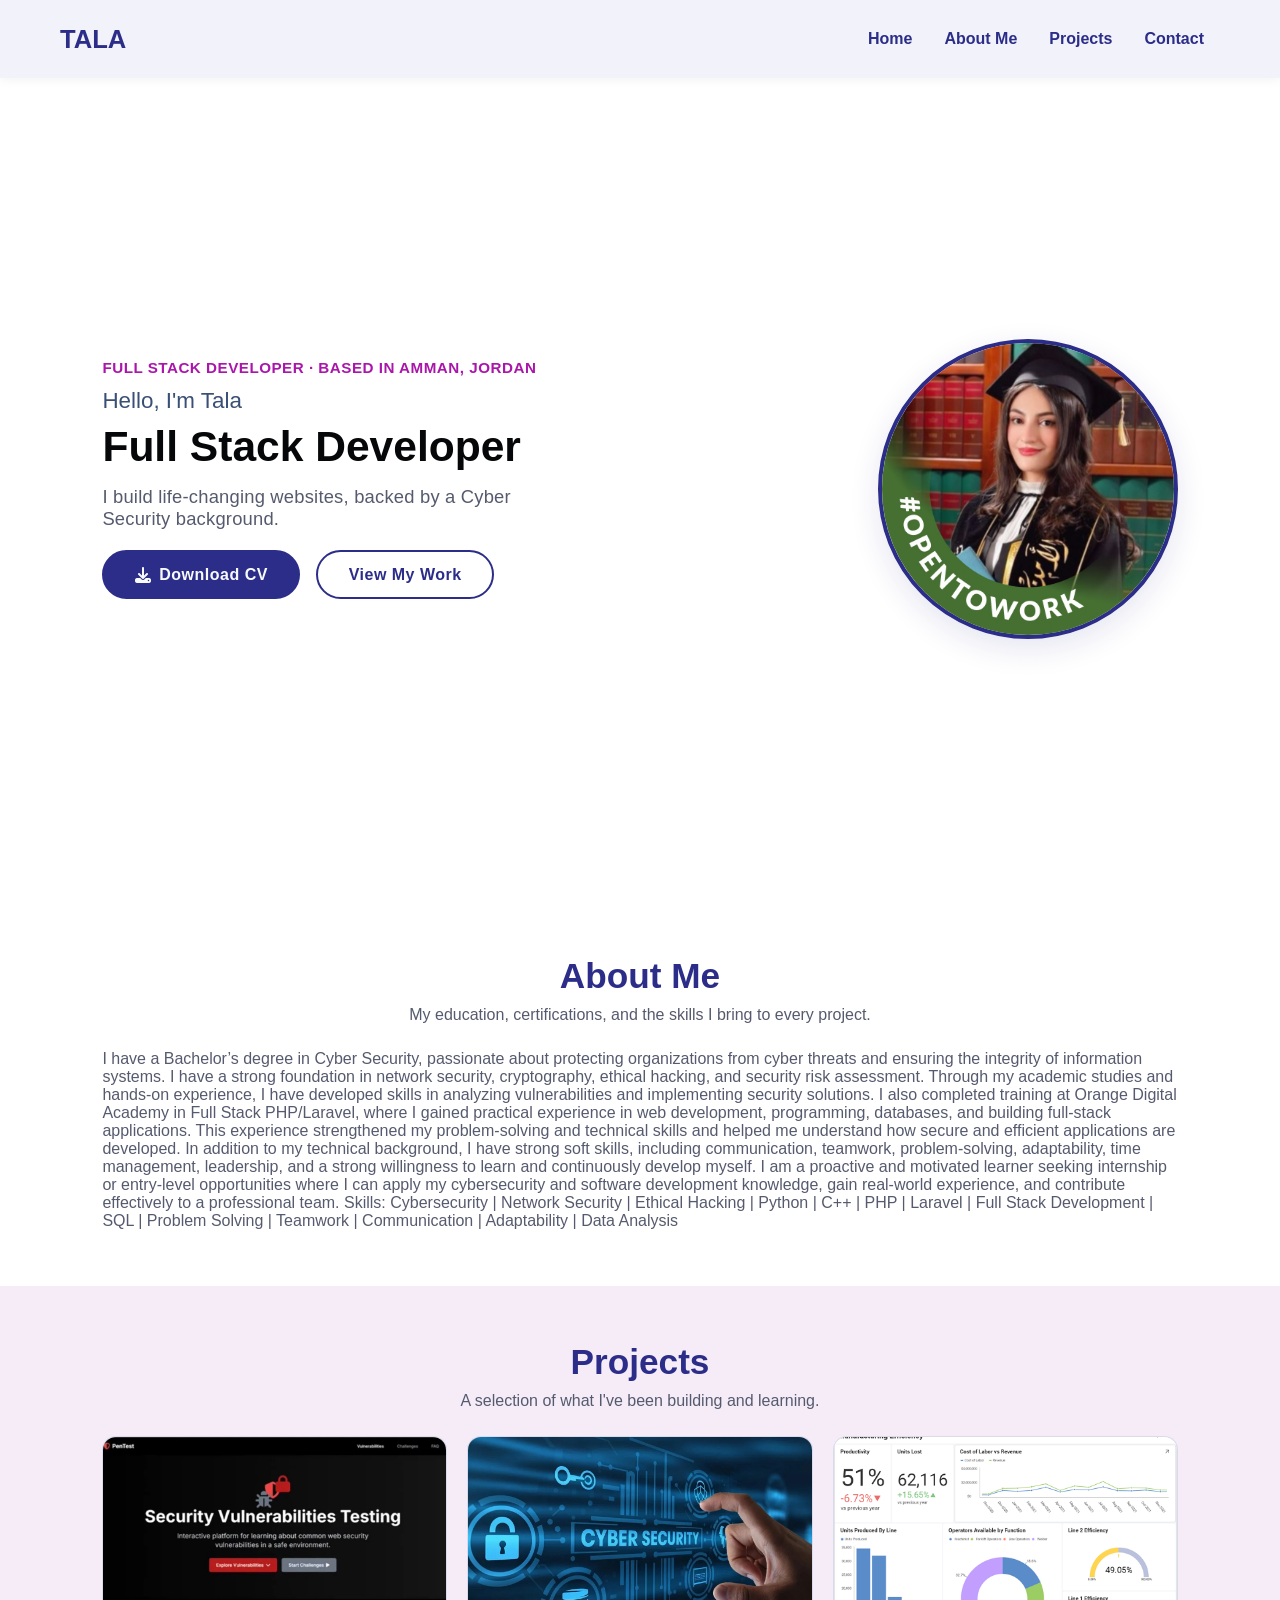
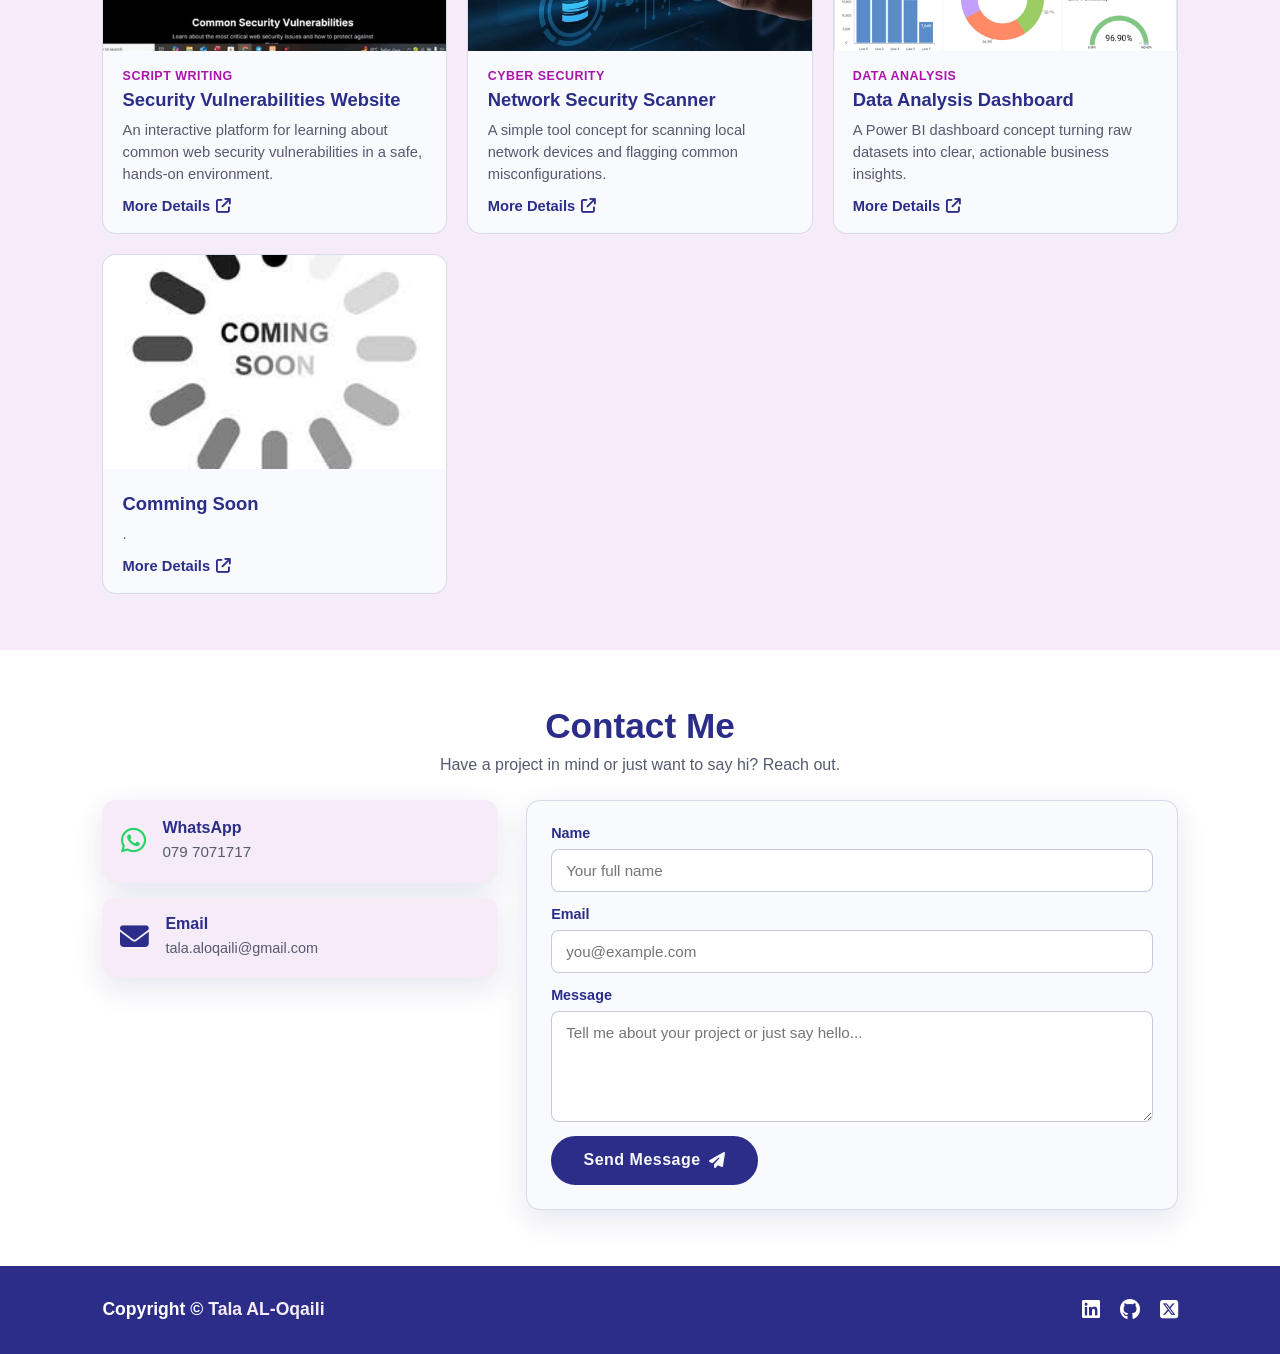
<file: project-local2/Protofilo/index.html>
<!DOCTYPE html>
<html lang="en">
<head>
    <meta charset="UTF-8">
    <meta name="viewport" content="width=device-width, initial-scale=1.0">
    <meta name="description" content="Tala Oqaili — Full Stack Developer & Cyber Security graduate. Portfolio, projects, and contact.">
    <link rel="stylesheet" href="https://cdnjs.cloudflare.com/ajax/libs/font-awesome/6.5.1/css/all.min.css">
    <title>Tala Oqaili - Fullstack Developer</title>
    <link rel="stylesheet" href="style.css">
</head>
<body>

    <!-- ===== Header / Nav ===== -->
    <header>
        <a href="#home" class="logo">Tala</a>

        <input type="checkbox" id="nav-toggle" class="nav-toggle">
        <label for="nav-toggle" class="nav-burger" aria-label="Open menu">
            <span></span><span></span><span></span>
        </label>

        <nav class="navigation">
            <a href="#home">Home</a>
            <a href="#about">About Me</a>
            <a href="#projects">Projects</a>
            <a href="#contact">Contact</a>
        </nav>
    </header>

    <main>
        <!-- ===== Hero ===== -->
        <section class="main" id="home">
            <div class="main-copy">
                <p class="eyebrow">Full Stack Developer &middot; Based in Amman, Jordan</p>
                <h2>Hello, I'm Tala <span>Full Stack Developer</span></h2>
                <h3>I build life-changing websites, backed by a Cyber Security background.</h3>

                <div class="hero-actions">
                    <a href="Tala_AlOqaily_CV_3.docx" class="btn" download>
                        <i class="fa-solid fa-download"></i> Download CV
                    </a>
                    <a href="#projects" class="btn btn-outline">
                        View My Work
                    </a>
                </div>

            </div>

            <div class="main-art">
                <div class="main-blob"></div>
                <img src="Talaphoto.jpg" alt="Tala Oqaili" class="profile-img">
            </div>
        </section>

        <!-- ===== About ===== -->
        <section class="cards" id="about">
            <h2 class="title">About Me</h2>

            <p class="subtitle">My education, certifications, and the skills I bring to every project.</p>
            
                    </div>                       
                        <p>I have a Bachelor’s degree in Cyber Security, passionate about protecting organizations from cyber threats and ensuring the integrity of information systems. I have a strong foundation in network security, cryptography, ethical hacking, and security risk assessment. Through my academic studies and hands-on experience, I have developed skills in analyzing vulnerabilities and implementing security solutions.
                      I also completed training at Orange Digital Academy in Full Stack PHP/Laravel, where I gained practical experience in web development, programming, databases, and building full-stack applications. This experience strengthened my problem-solving and technical skills and helped me understand how secure and efficient applications are developed.
                   In addition to my technical background, I have strong soft skills, including communication, teamwork, problem-solving, adaptability, time management, leadership, and a strong willingness to learn and continuously develop myself.
                  I am a proactive and motivated learner seeking internship or entry-level opportunities where I can apply my cybersecurity and software development knowledge, gain real-world experience, and contribute effectively to a professional team.
                Skills: Cybersecurity | Network Security | Ethical Hacking | Python | C++ | PHP | Laravel | Full Stack Development | SQL | Problem Solving | Teamwork | Communication | Adaptability | Data Analysis </p>
                    </div>
                </div>
            </div>
        </section>

        <!-- ===== Projects ===== -->
        <section id="projects" class="projects">
            <h2 class="title">Projects</h2>
            <p class="subtitle">A selection of what I've been building and learning.</p>

            <div class="project-grid">

                <article class="project-card">
                    <div class="project-image">
                        <img src="vulnirabilites.jpg" alt="Security Vulnerabilities Testing website screenshot">
                    </div>
                    <div class="project-info">
                        <p class="project-category">Script Writing</p>
                        <h3 class="project-title">Security Vulnerabilities Website</h3>
                        <p class="project-desc">An interactive platform for learning about common web
                            security vulnerabilities in a safe, hands-on environment.</p>
                        <a href="https://github.com/talaaloqaili-arch/Security-Vulnerabilites" target="_blank" rel="noopener noreferrer" class="more-details">
                            More Details <i class="fa-solid fa-arrow-up-right-from-square"></i>
                        </a>
                    </div>
                </article>

                <article class="project-card">
                    <div class="project-image">
                        <img src="Cybersecurity.webp" alt="Network security scanner project screenshot">
                    </div>
                    <div class="project-info">
                        <p class="project-category">Cyber Security</p>
                        <h3 class="project-title">Network Security Scanner</h3>
                        <p class="project-desc">A simple tool concept for scanning local network devices
                            and flagging common misconfigurations.</p>
                        <a href="#" target="_blank" rel="noopener noreferrer" class="more-details">
                            More Details <i class="fa-solid fa-arrow-up-right-from-square"></i>
                        </a>
                    </div>
                </article>

                <article class="project-card">
                    <div class="project-image">
                        <img src="data analysis.png" alt="Data analysis dashboard project screenshot">
                    </div>
                    <div class="project-info">
                        <p class="project-category">Data Analysis</p>
                        <h3 class="project-title">Data Analysis Dashboard</h3>
                        <p class="project-desc">A Power BI dashboard concept turning raw datasets into
                            clear, actionable business insights.</p>
                        <a href="#" target="_blank" rel="noopener noreferrer" class="more-details">
                            More Details <i class="fa-solid fa-arrow-up-right-from-square"></i>
                        </a>
                    </div>
                </article>

                <article class="project-card">
                    <div class="project-image">
                        <img src="projectvul.jpg" alt="Phishing awareness web app project screenshot">
                    </div>
                    <div class="project-info">
                        <p class="project-category"></p>
                        <h3 class="project-title">Comming Soon</h3>
                        <p class="project-desc">
                        .</p>
                        <a href="#" target="_blank" rel="noopener noreferrer" class="more-details">
                            More Details <i class="fa-solid fa-arrow-up-right-from-square"></i>
                        </a>
                    </div>
                </article>

            </div>
        </section>

        <!-- ===== Contact ===== -->
        <section class="contact-section" id="contact">
            <h2 class="title">Contact Me</h2>
            <p class="subtitle">Have a project in mind or just want to say hi? Reach out.</p>

            <div class="contact-wrap">
                <div class="contact-info">
                    <a href="https://wa.me/962797071717" target="_blank" rel="noopener noreferrer" class="card contact-card contact-card-link">
                        <div class="icon"><i class="fa-brands fa-whatsapp"></i></div>
                        <div class="info">
                            <h3>WhatsApp</h3>
                            <p>079 7071717</p>
                        </div>
                    </a>
                    <div class="card contact-card">
                        <div class="icon"><i class="fa-solid fa-envelope"></i></div>
                        <div class="info">
                            <h3>Email</h3>
                            <p><a href="mailto:tala.aloqaili@gmail.com" target="_blank" rel="noopener noreferrer">tala.aloqaili@gmail.com</a></p>
                        </div>
                    </div>
                </div>

                <form class="contact-form" action="mailto:tala.aloqaili@gmail.com" method="post" enctype="text/plain">
                    <div class="form-row">
                        <label for="name">Name</label>
                        <input type="text" id="name" name="name" placeholder="Your full name" required>
                    </div>
                    <div class="form-row">
                        <label for="email">Email</label>
                        <input type="email" id="email" name="email" placeholder="you@example.com" required>
                    </div>
                    <div class="form-row">
                        <label for="message">Message</label>
                        <textarea id="message" name="message" rows="5" placeholder="Tell me about your project or just say hello..." required></textarea>
                    </div>
                    <button type="submit" class="btn">
                        Send Message <i class="fa-solid fa-paper-plane"></i>
                    </button>
                </form>
            </div>
        </section>
    </main>

    <footer class="footer">
        <p class="footer-title">Copyright &copy; <span>Tala AL-Oqaili</span></p>
        <div class="social-icons">
            <a href="https://www.linkedin.com/in/tala-al-oqaili-a480272ab/" target="_blank" rel="noopener noreferrer" aria-label="LinkedIn"><i class="fa-brands fa-linkedin"></i></a>
            <a href="https://github.com/talaaloqaili-arch" target="_blank" rel="noopener noreferrer" aria-label="GitHub"><i class="fa-brands fa-github"></i></a>
            <a href="#" target="_blank" rel="noopener noreferrer" aria-label="X (Twitter)"><i class="fa-brands fa-square-x-twitter"></i></a>
        </div>
    </footer>

</body>
</html>
</file>
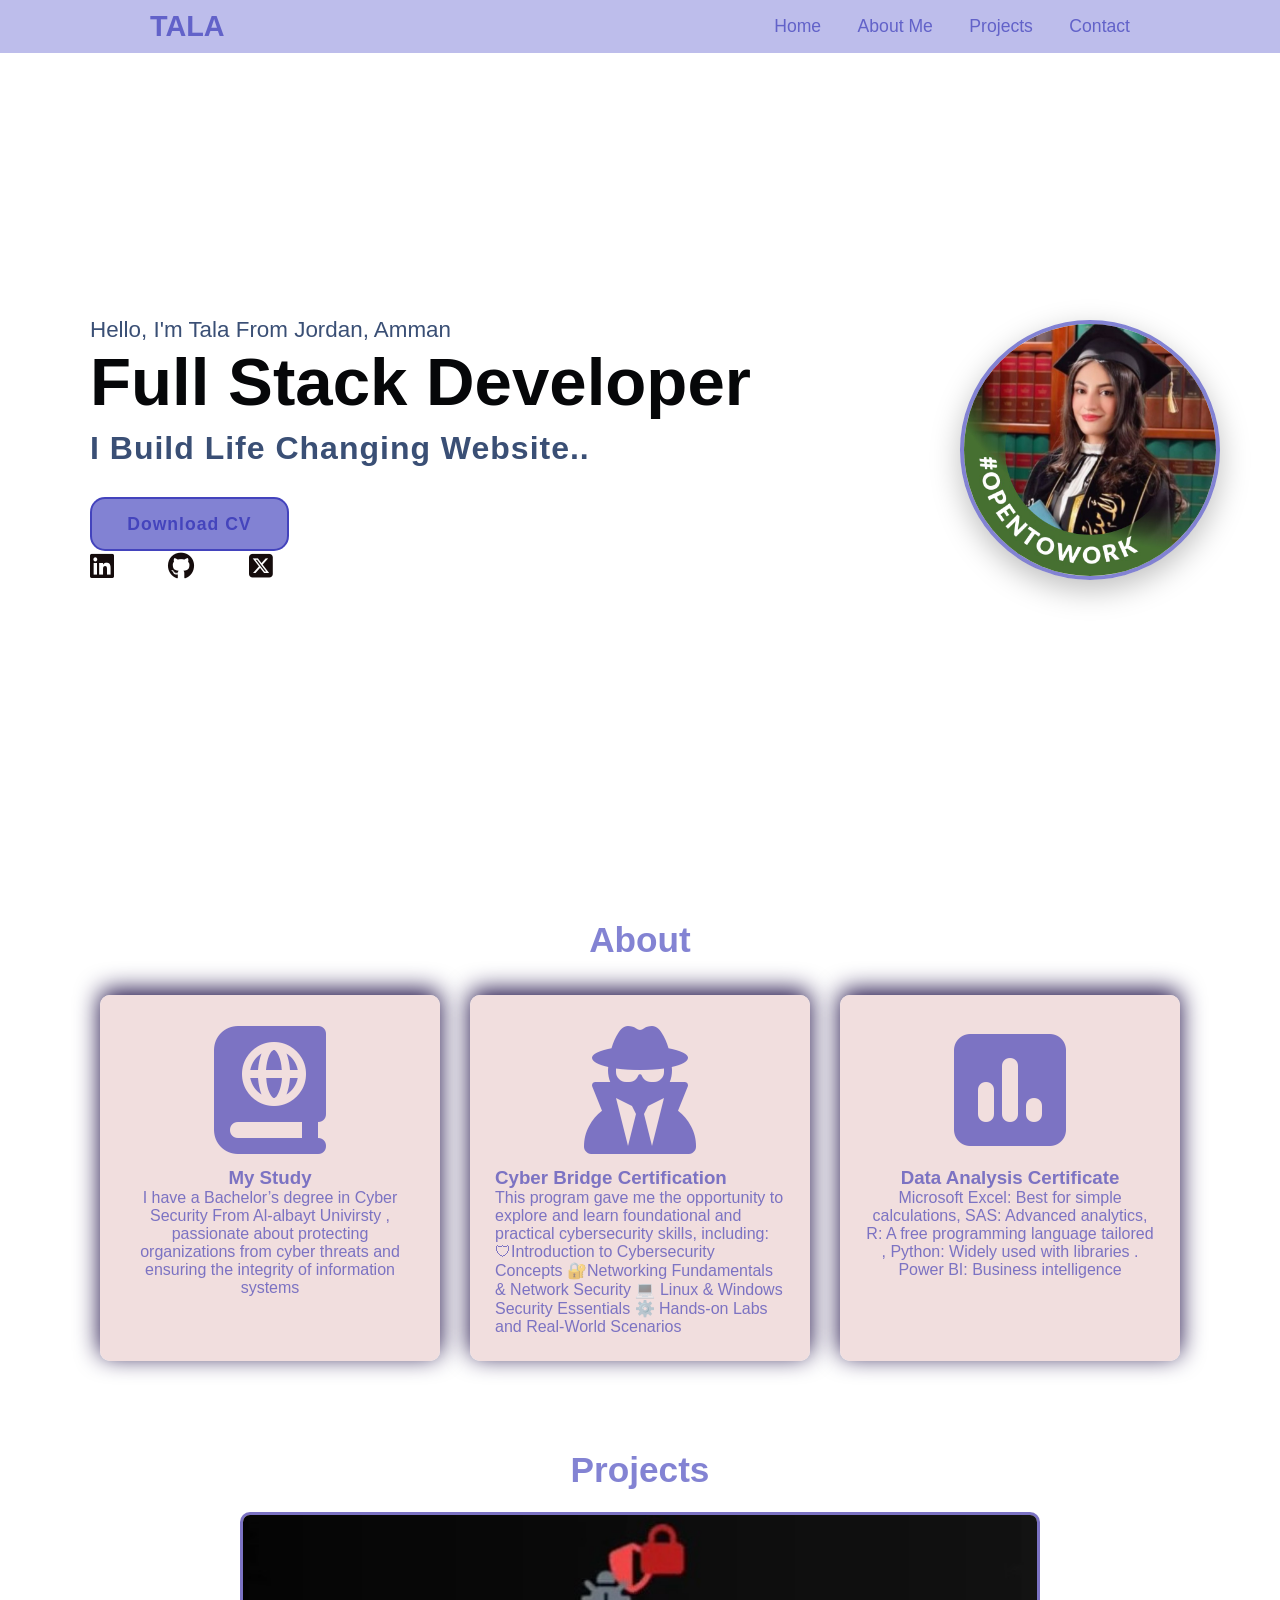
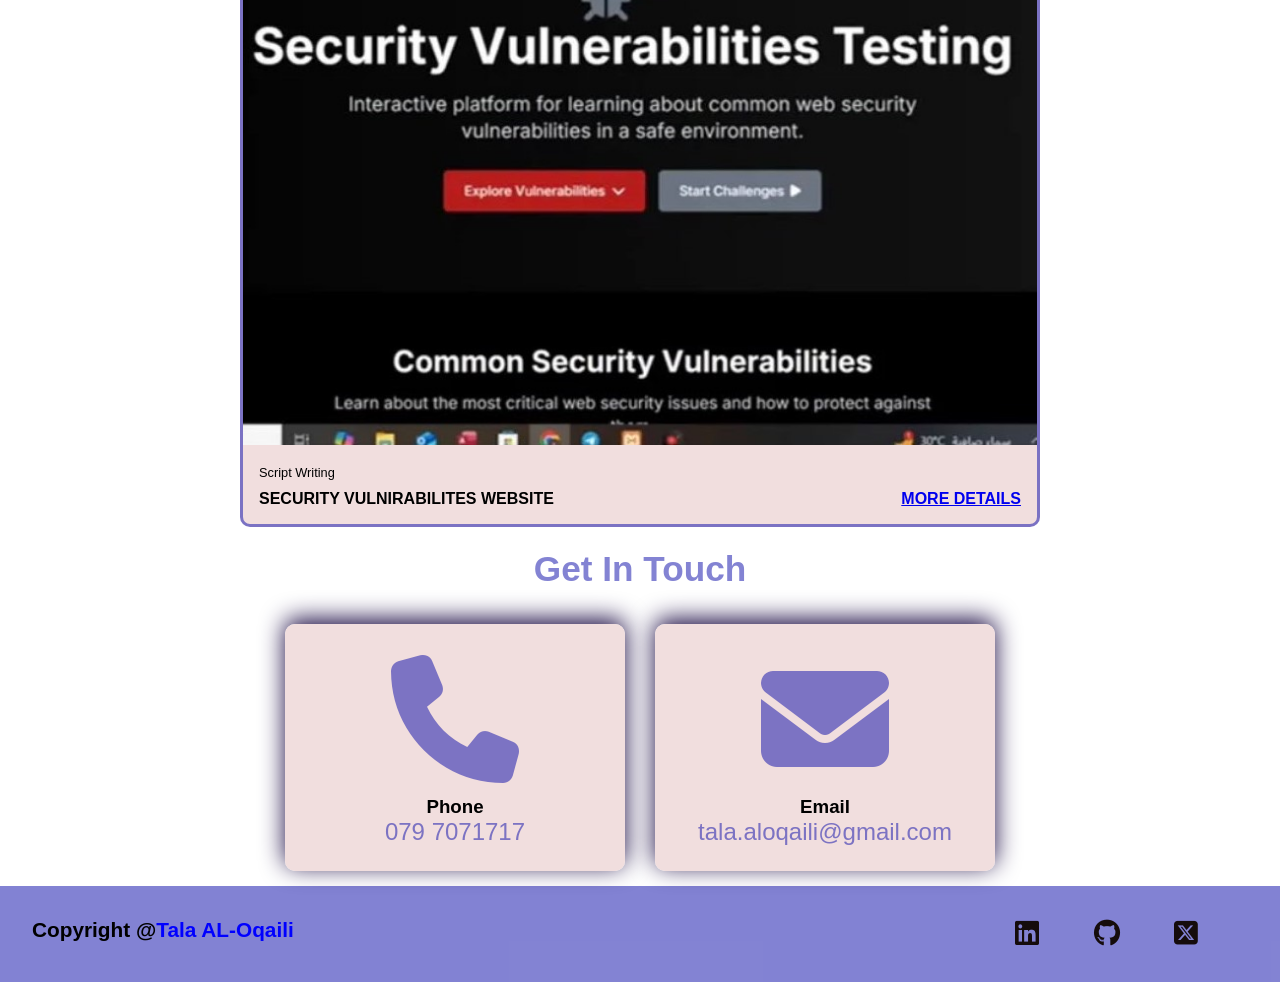
<file: project.html>
<!DOCTYPE html>
<html lang="en">
<head>
    <meta charset="UTF-8">
    <meta name="viewport" content="width=device-width, initial-scale=1.0">
    <link rel="stylesheet" href="https://cdnjs.cloudflare.com/ajax/libs/font-awesome/6.5.1/css/all.min.css">
    <title>Tala Oqaili - Fullstack Developer 

    </title>
    <link rel="stylesheet" href="style.css">
</head>
<body>
    <header>
        <a href="#"class="logo" >Tala</a>
        <nav class="navigation">
            <a href="#home">Home</a>
            <a href="#about">About Me</a>
            <a href="#projects">Projects</a>
            <a href="#contact">Contact</a>
        </nav>
    </header>
    <section class="main" id="home">
    <div>
        <h2>Hello, I'm Tala 
            From Jordan, Amman<br><span>Full Stack Developer</span></h2>
        <h3>I Build Life Changing Website..</h3>

        <div class="hero-actions">
            <a href="Tala_AlOqaily_CV_3.docx" class="btn" download>
              Download CV 
            </a>
        </div>

        <div class="social-icons">
            <a href="https://www.linkedin.com/in/tala-al-oqaili-a480272ab/"><i class="fa-brands fa-linkedin"></i></a>
            <a href="https://github.com/talaaloqaili-arch"><i class="fa-brands fa-github"></i></a>
            <a href="#"><i class="fa-brands fa-square-x-twitter"></i></a>
        </div>
    </div>
    <img src="Talaphoto.jpg" alt="Tala Oqaili" class="profile-img">
</section>
    </section>
    <section class="cards" id="about">
        <h2 class="title">About</h2>
        <div class="content">
            <div class="card">
                <div class="icon">
                    <i class="fa-solid fa-book-atlas"></i>
                </div>
                <div class="info">
                    <h3>My Study</h3>
                    <p>I have a Bachelor’s degree in Cyber Security From Al-albayt Univirsty
                        , passionate about protecting organizations from cyber threats and ensuring 
                        the integrity of information systems
                    </p>
                </div>
            </div>
            <div class="card">
                <div class="icon">
                    <i class="fa-solid fa-user-secret"></i>
                </div>
                <h3>Cyber Bridge Certification </h3>
                <p>This program gave me the opportunity to explore and learn
                     foundational and practical cybersecurity skills, including:

          🛡Introduction to Cybersecurity Concepts
          🔐Networking Fundamentals & Network Security
      💻 Linux & Windows Security Essentials
      ⚙️ Hands-on Labs and Real-World Scenarios</p>
               
                
        </div>
          <div class="card">
                <div class="icon"><i class="fa-solid fa-square-poll-vertical"></i></div>
                <div class="info">
                    <h3>Data Analysis Certificate</h3>
                    <p>Microsoft Excel: Best for simple calculations,
SAS: Advanced analytics,
R: A free programming language tailored ,
Python: Widely used with libraries .
Power BI: Business intelligence </p>
                </div>
    
    </section>
    <br><br><br>
  
    <section id="projects" class="projects" >
        <h2 class="title">Projects</h2>
        <div class="content">
            <div class="project-card">
                <div class="project-image">
                    <img src="projectvul.jpg">
                </div>
                <div class="project-info">
                    <p class="project-category">Script Writing</p>
                    <strong class="project-title">
                        <span>Security Vulnirabilites website</span>
                        <a href="https://github.com/talaaloqaili-arch/Security-Vulnerabilites">More Details</a>
                    </strong>
                </div>
            </div>
        </div>

    </section>
    <section class="cards contact" id="contact">
        <h2 class="title">Get In Touch</h2>
         <div class="content">
            <div class="card">
                <div class="icon"><i class="fa-solid fa-phone"></i></div>
                <div class="info">
                    <h3> Phone</h3>
                    <p>079 7071717</p>
                </div>
            </div>
            <div class="card">
                <div class="icon"><i class="fa-solid fa-envelope"></i></div>
                <div class="info">
                    <h3>Email</h3>
                    <p>tala.aloqaili@gmail.com</p>
                </div>
                
        </div>
        </div>
        </section>
        <footer class="footer">
            <p class="footer-title">Copyright @<SPAN>Tala AL-Oqaili</SPAN></p>
            <div class="social-icons">
            <a href="https://www.linkedin.com/in/tala-al-oqaili-a480272ab/"><i class="fa-brands fa-linkedin"></i></a>
            <a href="#"><i class="fa-brands fa-github"></i></a>
            <a href="#"><i class="fa-brands fa-square-x-twitter"></i></a>
        </div>

        </footer>

    
</body>
</html>
</file>
<file: project-local2/Protofilo/style.css>
*{
  margin: 0;
  padding: 0;
  box-sizing: border-box;
  font-family: 'Segoe UI', Tahoma, Geneva, Verdana, sans-serif;
  scroll-behavior: smooth;
}

:root{
  --primary: #2b2d89;
  --primary-light: rgba(43, 45, 137, 0.1);
  --secondary: #f5ecf8;
  --accent: #aa16aa;
  --dark: #3a4f75;
  --white: #f8fafd;
  --text-body: #565a6e;

  --p-1: 6px;
  --p-2: 16px;
  --p-3: 32px;
  --m-1: 8px;
  --m-2: 16px;
  --m-3: 32px;

  --header-height: 78px;
  --radius: 14px;
  --shadow: 0 10px 30px rgba(43, 45, 137, 0.12);
}

body{
  padding-top: var(--header-height); 
  color: var(--text-body);
}

img{ max-width: 100%; display: block; }


header{
  background-color: rgb(242, 243, 250);
  width: 100%;
  height: var(--header-height);
  position: fixed;
  top: 0;
  left: 0;
  z-index: 50;
  display: flex;
  justify-content: space-between;
  align-items: center;
  padding: 0 60px;
  box-shadow: 0 2px 10px rgba(0,0,0,0.05);
}

.logo{
  text-decoration: none;
  color: var(--primary);
  text-transform: uppercase;
  font-weight: 700;
  font-size: 1.6em;
  display: flex;
  align-items: center;
  gap: 10px;
}

.navigation{
  display: flex;
  align-items: center;
}
.navigation a{
  color: var(--primary);
  text-decoration: none;
  font-size: 1em;
  font-weight: 600;
  padding: 10px var(--p-2);
  position: relative;
}
.navigation a::after{
  content: '';
  position: absolute;
  left: var(--p-2);
  right: var(--p-2);
  bottom: 4px;
  height: 2px;
  background-color: var(--accent);
  transform: scaleX(0);
  transform-origin: left;
  transition: transform 0.25s ease;
}
.navigation a:hover{ color: var(--accent); }
.navigation a:hover::after{ transform: scaleX(1); }

.nav-toggle{ display: none; }
.nav-burger{
  display: none;
  flex-direction: column;
  gap: 5px;
  cursor: pointer;
  padding: 8px;
  z-index: 60;
}
.nav-burger span{
  width: 26px;
  height: 3px;
  border-radius: 2px;
  background: var(--primary);
  transition: transform 0.25s ease, opacity 0.25s ease;
}
.nav-toggle:checked ~ .nav-burger span:nth-child(1){ transform: translateY(8px) rotate(45deg); }
.nav-toggle:checked ~ .nav-burger span:nth-child(2){ opacity: 0; }
.nav-toggle:checked ~ .nav-burger span:nth-child(3){ transform: translateY(-8px) rotate(-45deg); }

.title{
  display: flex;
  justify-content: center;
  color: var(--primary);
  font-size: 2.2em;
  font-weight: 800;
  margin: 0 20px 10px;
  text-align: center;
}
.subtitle{
  text-align: center;
  color: var(--text-body);
  max-width: 560px;
  margin: 0 auto 26px;
}

.main{
  width: 100%;
  min-height: calc(100vh - var(--header-height));
  padding: 36px 8vw;
  display: flex;
  align-items: center;
  justify-content: space-between;
  gap: 40px;
  flex-wrap: wrap;
}

.main-copy{
  flex: 1 1 460px;
  max-width: 620px;
  animation: fadeInUp 0.9s ease forwards;
}

.eyebrow{
  color: var(--accent);
  font-weight: 700;
  letter-spacing: 0.5px;
  font-size: 0.95em;
  margin-bottom: 10px;
  text-transform: uppercase;
}

.main h2{
  color: var(--dark);
  font-size: 1.4em;
  font-weight: 500;
  line-height: 1.3;
}
.main h2 span{
  display: block;
  color: #060709;
  font-size: 1.9em;
  font-weight: 700;
  margin-top: 4px;
}
.main h3{
  color: var(--text-body);
  font-size: 1.15em;
  font-weight: 500;
  letter-spacing: 0.2px;
  margin-top: 12px;
  margin-bottom: 20px;
  max-width: 46ch;
}

.hero-actions{
  display: flex;
  gap: 16px;
  flex-wrap: wrap;
  margin-bottom: 20px;
}

.btn{
  color: var(--white);
  background-color: var(--primary);
  border: 2px solid var(--primary);
  text-decoration: none;
  font-weight: 600;
  font-size: 1em;
  display: inline-flex;
  align-items: center;
  gap: 8px;
  padding: 0.85em 1.9em;
  letter-spacing: 0.5px;
  border-radius: 50px;
  cursor: pointer;
  transition: transform 0.25s ease, background-color 0.25s ease, color 0.25s ease;
  animation: pulse 2.8s infinite;
}
.btn:hover{
  background-color: var(--accent);
  border-color: var(--accent);
  transform: translateY(-3px) scale(1.03);
}
.btn-outline{
  background-color: transparent;
  color: var(--primary);
  animation: none;
}
.btn-outline:hover{
  background-color: var(--primary);
  color: var(--white);
}

@keyframes pulse{
  0%{ box-shadow: 0 0 0 0 rgba(43,45,137,0.35); }
  70%{ box-shadow: 0 0 0 14px rgba(43,45,137,0); }
  100%{ box-shadow: 0 0 0 0 rgba(43,45,137,0); }
}
@keyframes fadeInUp{
  from{ opacity: 0; transform: translateY(40px); }
  to{ opacity: 1; transform: translateY(0); }
}

.social-icons{ display: flex; gap: 20px; }
.social-icons a{
  color: var(--primary);
  font-size: 1.5em;
  transition: color 0.2s ease, transform 0.2s ease;
}
.social-icons a:hover{ color: var(--accent); transform: translateY(-3px); }

.main-art{
  position: relative;
  flex: 0 0 auto;
  animation: fadeInUp 0.9s ease forwards 0.15s;
  opacity: 0;
  animation-fill-mode: forwards;
}
.main-blob{
  position: absolute;
  inset: 6%;
  border-radius: 50%;
  background: var(--secondary);
  z-index: 0;
}
.profile-img{
  position: relative;
  width: 300px;
  height: 300px;
  border-radius: 50%;
  object-fit: cover;
  border: 4px solid var(--primary);
  box-shadow: var(--shadow);
  z-index: 1;
}


  
.cards{
  padding: 56px 8vw;
}
.content{
  display: flex;
  justify-content: center;
  flex-direction: row;
  flex-wrap: wrap;
  gap: 16px;
}
.card{
  background-color: var(--secondary);
  color: var(--primary);
  width: 320px;
  box-shadow: var(--shadow);
  border-radius: var(--radius);
  padding: 22px;
  opacity: 0;
  animation: fadeInUp 0.8s ease forwards;
  transition: transform 0.3s ease, box-shadow 0.3s ease;
}
.card:hover{
  transform: translateY(-8px);
  box-shadow: 0 20px 40px rgba(43,45,137,0.2);
}

.content .card:nth-child(1){ animation-delay: 0.1s; }
.content .card:nth-child(2){ animation-delay: 0.25s; }
.content .card:nth-child(3){ animation-delay: 0.4s; }

.icon{
  color: var(--primary);
  font-size: 2.6em;
  text-align: center;
  margin-bottom: 10px;
}
.info{ text-align: center; }
.info h3{
  color: var(--primary);
  font-size: 1.15em;
  font-weight: 800;
  margin-bottom: 6px;
}
.info p{
  font-size: 0.95em;
  line-height: 1.6;
}


.projects{
  padding: 56px 8vw;
  background-color: var(--secondary);
}
.project-grid{
  display: grid;
  grid-template-columns: repeat(auto-fit, minmax(280px, 1fr));
  gap: 20px;
  max-width: 1200px;
  margin: 0 auto;
}
.project-card{
  background-color: var(--white);
  border: 1px solid rgba(43,45,137,0.15);
  border-radius: var(--radius);
  overflow: hidden;
  transition: transform 0.3s ease, box-shadow 0.3s ease;
}
.project-card:hover{
  transform: translateY(-8px);
  box-shadow: var(--shadow);
}
.project-image{
  width: 100%;
  aspect-ratio: 16 / 10;
  overflow: hidden;
}
.project-image img{
  width: 100%;
  height: 100%;
  object-fit: cover;
  transition: transform 0.4s ease;
}
.project-card:hover .project-image img{ transform: scale(1.06); }

.project-info{ padding: 1.1em 1.2em; }
.project-category{
  font-size: 0.78em;
  font-weight: 700;
  color: var(--accent);
  text-transform: uppercase;
  letter-spacing: 0.5px;
}
.project-title{
  font-size: 1.15em;
  font-weight: 700;
  color: var(--primary);
  margin: 6px 0 8px;
}
.project-desc{
  font-size: 0.92em;
  line-height: 1.5;
  margin-bottom: 12px;
}
.more-details{
  color: var(--primary);
  font-weight: 700;
  text-decoration: none;
  display: inline-flex;
  align-items: center;
  gap: 6px;
  font-size: 0.92em;
  transition: color 0.2s ease, gap 0.2s ease;
}
.more-details:hover{ color: var(--accent); gap: 10px; }

.contact-section{
  padding: 56px 8vw;
}
.contact-wrap{
  display: flex;
  gap: 28px;
  max-width: 1100px;
  margin: 0 auto;
  flex-wrap: wrap;
  align-items: flex-start;
}
.contact-info{
  flex: 1 1 260px;
  display: flex;
  flex-direction: column;
  gap: 14px;
}
.contact-card{
  width: auto;
  display: flex;
  align-items: center;
  gap: 16px;
  text-align: left;
  padding: 18px;
}
.contact-card-link{
  text-decoration: none;
  cursor: pointer;
  border: 1px solid transparent;
}
.contact-card-link:hover{
  border-color: #25d366;
  transform: translateY(-6px);
}
.contact-card-link .icon{ color: #25d366; }
.contact-card .icon{ margin-bottom: 0; font-size: 1.8em; }
.contact-card .info{ text-align: left; }
.contact-card .info h3{ font-size: 1em; margin-bottom: 3px; }
.contact-card .info p,
.contact-card .info a{
  font-size: 0.95em;
  color: var(--text-body);
  text-decoration: none;
}
.contact-card .info a:hover{ color: var(--accent); }

.contact-form{
  flex: 2 1 380px;
  background: var(--white);
  border: 1px solid rgba(43,45,137,0.15);
  border-radius: var(--radius);
  padding: 24px;
  box-shadow: var(--shadow);
  display: flex;
  flex-direction: column;
  gap: 14px;
}
.form-row{
  display: flex;
  flex-direction: column;
  gap: 8px;
}
.form-row label{
  font-size: 0.9em;
  font-weight: 700;
  color: var(--primary);
}
.form-row input,
.form-row textarea{
  padding: 12px 14px;
  border: 1px solid rgba(43,45,137,0.25);
  border-radius: 8px;
  font-family: inherit;
  font-size: 0.95em;
  resize: vertical;
  transition: border-color 0.2s ease, box-shadow 0.2s ease;
}
.form-row input:focus,
.form-row textarea:focus{
  outline: none;
  border-color: var(--accent);
  box-shadow: 0 0 0 3px rgba(170,22,170,0.15);
}
.contact-form .btn{
  align-self: flex-start;
  animation: none;
}

.footer{
  background-color: var(--primary);
  color: white;
  padding: 2em 8vw;
  display: flex;
  justify-content: space-between;
  align-items: center;
  flex-wrap: wrap;
  gap: 16px;
}
.footer-title{
  font-size: 1.1em;
  font-weight: 600;
  color: white;
}
.footer-title span{ color: var(--secondary); }
.footer .social-icons a{
  color: white;
  font-size: 1.3em;
}
.footer .social-icons a:hover{ color: var(--secondary); }

@media (max-width: 1023px){
  header{ padding: 0 24px; }
  .main{ padding: 32px 6vw; }
  .title{ font-size: 1.8em; }
  .cards, .projects, .contact-section{ padding: 46px 6vw; }
}

@media (max-width: 860px){
  .navigation{
    position: fixed;
    top: var(--header-height);
    left: 0;
    right: 0;
    background: rgb(242, 243, 250);
    flex-direction: column;
    align-items: stretch;
    padding: 10px 24px 20px;
    box-shadow: 0 10px 20px rgba(0,0,0,0.08);
    transform: translateY(-130%);
    opacity: 0;
    transition: transform 0.3s ease, opacity 0.3s ease;
  }
  .navigation a{
    padding: 14px 0;
    border-top: 1px solid rgba(43,45,137,0.1);
  }
  .nav-toggle:checked ~ .navigation{
    transform: translateY(0);
    opacity: 1;
  }
  .nav-burger{ display: flex; }

  .main{ text-align: center; justify-content: center; }
  .main-copy{ order: 2; }
  .main-art{ order: 1; }
  .hero-actions{ justify-content: center; }
  .social-icons{ justify-content: center; }
  .main h3{ margin-left: auto; margin-right: auto; }

  .contact-wrap{ flex-direction: column; }
}

@media (max-width: 600px){
  body{ font-size: 14px; }
  .profile-img{ width: 220px; height: 220px; }
  .main h2 span{ font-size: 1.6em; }
  .card{ width: 100%; max-width: 360px; }
  .footer{ flex-direction: column; text-align: center; }
}

@media (max-width: 480px){
  header{ padding: 0 16px; }
  .logo{ font-size: 1.3em; }
  .btn{ font-size: 0.9em; padding: 0.7em 1.5em; }
  .title{ font-size: 1.5em; }
  .project-grid{ grid-template-columns: 1fr; }
  .contact-form{ padding: 22px; }
}
</file>
<file: style.css>
*{
  margin: 0;
  padding:0;
  box-sizing: border-box;
  font-family:'Segoe UI', Tahoma, Geneva, Verdana, sans-serif;
  scroll-behavior: smooth;
}
:root{
  --primary: #0707a880;
  --secondary:#f0dbdbe6;
  --accent:#e72b99;
  --dark: #3a4f75;
  --white:#f8fafd;
  --p-1:6px;
  --p-2:16px;
  --p-3:32px;
  --m-1:8px;
  --m-2:16px;
  --m-3:32px;

}
header{
  background-color: rgb(189, 189, 235);
  width: 100%;
  position: fixed;
  z-index:50;
  display:flex;
  justify-content: space-between;
  align-items: center;
  padding: 10px 150px;

}
.logo{
  text-decoration: none;
  color: var(--primary);
  text-transform: uppercase;
  font-weight: 700;
  font-size:1.8em;
}
.navigation a{
  color:var(--primary);
  text-decoration: none;
  font-size:1.1em;
  font-weight: 500;
  padding-left:var(--p-3);
}
.navigation a:hover{
  color: var(--accent);
}
.section{
  padding: 100px 200px;
}
.main{
  width: 100%;
  padding-left: 90px;
  min-height: 100vh;
  display:flex;
  align-items: center;
  background-size:cover;  
  background-position: center;
  background-attachment: fixed;

}


.logo{
  text-decoration: none;
  color: var(--primary);
  text-transform: uppercase;
  font-weight: 700;
  font-size:1.8em;
  display: flex;
  align-items: left;
  gap: 10px;
}

.navigation a{
  color:var(--primary);
  text-decoration: none;
  font-size:1.1em;
  font-weight: 500;
  padding-left:var(--p-3);
}
.navigation a:hover{
  color: var(--accent);
}
.section{
  padding: 100px 200px;
}
.main{
  width: 100%;
  padding-left: 90px;
  min-height: 100vh;
  display:flex;
  align-items: center;
  background-size:cover;  
  background-position: center;
  background-attachment: fixed;

}

.profile-img{
  width: 260px;
  height: 260px;
  border-radius: 50%;
  object-fit: cover;
  border: 4px solid var(--primary);
  box-shadow: 0 10px 30px rgba(0,0,0,0.25);
  margin-left: auto;
  margin-right: 60px;
}

.main h2{
  color:var(--dark);
  font-size: 1.4em;
  font-weight: 500;
}
.main h2 span{
  display:inline-block;
  color:#060709;
  font-size: 3em;
  font-weight: 600;
}
.main h3{
  color:var(--dark);
  font-size: 2em;
  font-weight: 700;
  letter-spacing: 1px;
  margin-top: 10px;
  margin-bottom:30px;
}

.btn{
  color: var(--primary);
  background-color: var(--primary);
  border: 2px solid var(--primary);
  text-decoration: none;
  font-weight: 600;
  font-size: 1.1em;
  display: inline-block;
  padding: 0.85em 2em;
  letter-spacing: 1px;
  border-radius: 15px;
  transition: 0.7s ease;
}
.btn:hover{
  background-color: var(--primary);
  color: var(--white);
  transform: scale(1.1);
}

.social-icons a{
  color: var(--primary);
  font-size:1.7em;
  padding-right: 30px;
}
.main h2{
  color:var(--dark);
  font-size: 1.4em;
  font-weight: 500;
}
.main h2 span{
  display:inline-block;
  color:#060709;
  font-size: 3em;
  font-weight: 600;
}
.main h3{
  color:var(--dark);
  font-size: 2em;
  font-weight: 700;
  letter-spacing: 1px;
  margin-top: 10px;
  margin-bottom:30px;
}
.main-btn{
  color: var(--white);
  background-color: var(--primary);
  text-decoration: none;
  font-weight: 600;
  font-size: 1.1em;
  display: inline-block;
  padding: 0.937em 2.18em;
  letter-spacing: 1px;
  border-radius: 15px;
   margin-bottom:40px ;
   transition: 0.9s ease;
}
.main-btn:hover{
  background-color: var(--primary);
  transform: scale(1.1);
}
.social-icons a{
  color:#150c0c;
  font-size:1.7em;
  padding-right: 50px;
}
.title{
  display: flex;
  justify-content: center;
  color: var(--primary);
  font-size: 2.2em;
  font-weight: 800;
  margin: 20px;

}
.content{
  display:flex;
  justify-content: center;
  flex-direction: row;
  flex-wrap:wrap;
}
.card{
  background-color: var(--secondary);
  color:var(--primary);
  width: 340px;
  box-shadow: 0 -5px 25px rgb(26, 10, 67) ;
  border-radius: 10px;
  padding: 25px;
  margin:15px;
  transition: 0.9s ease ;
}
.card:hover{
  transform: scale(1.1);
}
.icon{
  color:var(--primary);
  font-size: 8em;
  text-align: center;
}
.info{
  text-align: center;
}
.info.h3{
  color: var(--primary);
  font-size: 1.2em;
  font-weight: 800;
  margin: 10px;
}
.projects.content{
  margin-top:var(--m-1);
}
.project-card{
  background-color: var(--secondary);
  border: 3px solid var(--primary);
  min-height: 10em;
  width: 50em;
  overflow: hidden;
  border-radius: 10px;
  margin: 2px;
  transition: 0.7s ease;
}
.project-card:hover{
  transform: scale(1.1);

}
.project-card:hover .project-image{
  opacity: 0.9;

}
.project-image img{
  width: 100%;
}
.project-info{
  padding:1em;
}
.project-category{
  font-size: 0.8em;
  color : black;
}
.project-title{
  display: flex;
  justify-content: space-between;
  text-transform: uppercase;
  font-weight: 800;
  margin-top:10px;
}
.more-details{
  color:var(--primary);
}
.main-btn:hover{
  color : var(--primary);
}
.main > div{
  animation: fadeInUp 1s ease forwards;
}
@keyframes fadeInUp{
  from{
    opacity: 0;
    transform: translateY(40px);
  }
  to{
    opacity: 1;
    transform: translateY(0);
  }
}
.btn{
  animation: pulse 2.5s infinite;
}
@keyframes pulse{
  0%{ 
    box-shadow: 0 0 0 0 rgba(7,7,168,0.4); 
  }
  70%{ 
    box-shadow: 0 0 0 12px rgba(7,7,168,0);
   }
  100%{ 
    box-shadow: 0 0 0 0 rgba(7,7,168,0);
   }
}
.card:nth-child(1){ animation-delay: 0.1s; }
.card:nth-child(2){ animation-delay: 0.3s; }
.card:nth-child(3){ animation-delay: 0.5s; }
.contact.icon{
  font-size: 4.5em;
}
.contact .info h3{
  color:black;

} 
.contact .info p{
  font-size: 1.5em;
}
.footer{
  background-color: var(--primary);
  color: white;
  padding: 2em;
  display: flex;
  justify-content: space-between;
}
.footer-title{
  font-size: 1.3em;
  font-weight: 600;
  color: black;
}
.footer-title span{
  color:blue ;
}
.footer.social-icons a{
  font-size:1.3em;
  padding: 0 12px 0 0;

}
@media (max-widht:1023px)
{
  header{
    padding:12px  20px ;
  }
  .navigation a{
    padding-left: 10px;
  }
  .title{
    font-size:1.8em;
  }
  .section{
    padding:70px 20px;

  }
  .main-content h2{
    font-size: 1em;

  }
  .main-content h3{
    font-size: 1.6em;
  }
  .content{
    flex-direction: column;
    align-items: center;
  }

}
@media(max-width:600px){
  header{
    flex-direction: column;
  }
  body{
    font-size:12px;

  }
  .main-content h2{
    font-size: 1.4em;
    
  }
  .main-content{
    font-size: 10px;

  }
}
@media (max-width: 480px){
  header{
    padding: 10px 15px;
  }
  .logo{
    font-size: 1.4em;
  }
  .navigation{
    display: flex;
    flex-wrap: wrap;
    justify-content: center;
  }
  .navigation a{
    font-size: 0.9em;
    padding: 5px 10px;
  }
  .main{
    padding: 100px 15px 30px;
  }
  .main h2{
    font-size: 1em;
  }
  .main h2 span{
    font-size: 1.6em;
  }
  .main h3{
    font-size: 1.1em;
    margin-bottom: 20px;
  }
  .main-btn{
    font-size: 0.9em;
    padding: 0.7em 1.5em;
    margin-bottom: 25px;
  }
  .social-icons a{
    font-size: 1.2em;
    padding: 0 12px;
  }
}
</file>
